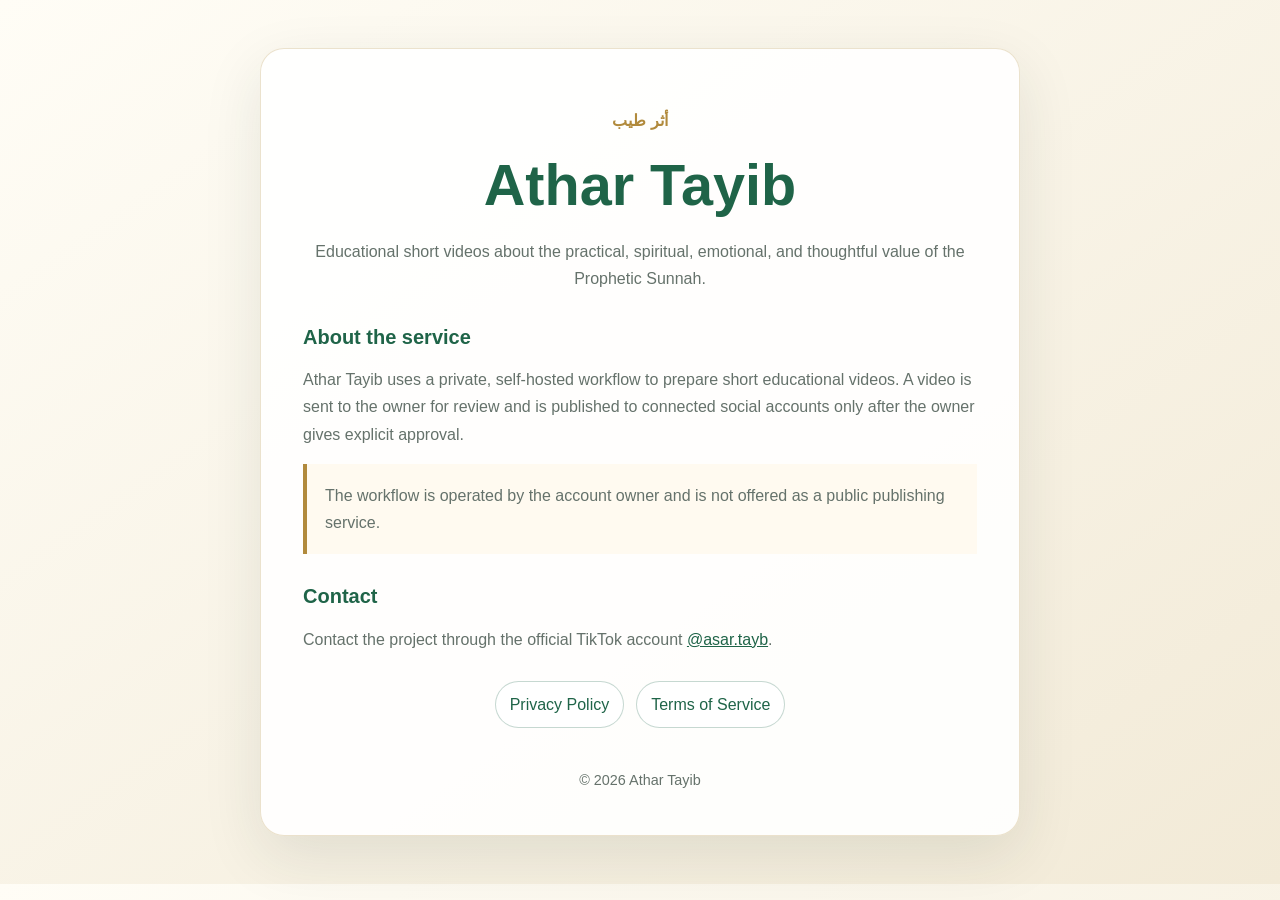
<file: index.html>
<!doctype html>
<html lang="en">
<head>
  <meta charset="utf-8">
  <meta name="viewport" content="width=device-width, initial-scale=1">
  <title>Athar Tayib</title>
  <meta name="description" content="Athar Tayib is a private workflow for creating and publishing educational short videos.">
  <link rel="stylesheet" href="styles.css">
</head>
<body>
  <main>
    <header>
      <p class="tagline">أثر طيب</p>
      <h1>Athar Tayib</h1>
      <p>Educational short videos about the practical, spiritual, emotional, and thoughtful value of the Prophetic Sunnah.</p>
    </header>

    <section>
      <h2>About the service</h2>
      <p>Athar Tayib uses a private, self-hosted workflow to prepare short educational videos. A video is sent to the owner for review and is published to connected social accounts only after the owner gives explicit approval.</p>
      <p class="note">The workflow is operated by the account owner and is not offered as a public publishing service.</p>
    </section>

    <section>
      <h2>Contact</h2>
      <p>Contact the project through the official TikTok account <a href="https://www.tiktok.com/@asar.tayb">@asar.tayb</a>.</p>
    </section>

    <nav class="links" aria-label="Legal links">
      <a href="privacy.html">Privacy Policy</a>
      <a href="terms.html">Terms of Service</a>
    </nav>

    <footer>© 2026 Athar Tayib</footer>
  </main>
</body>
</html>
</file>
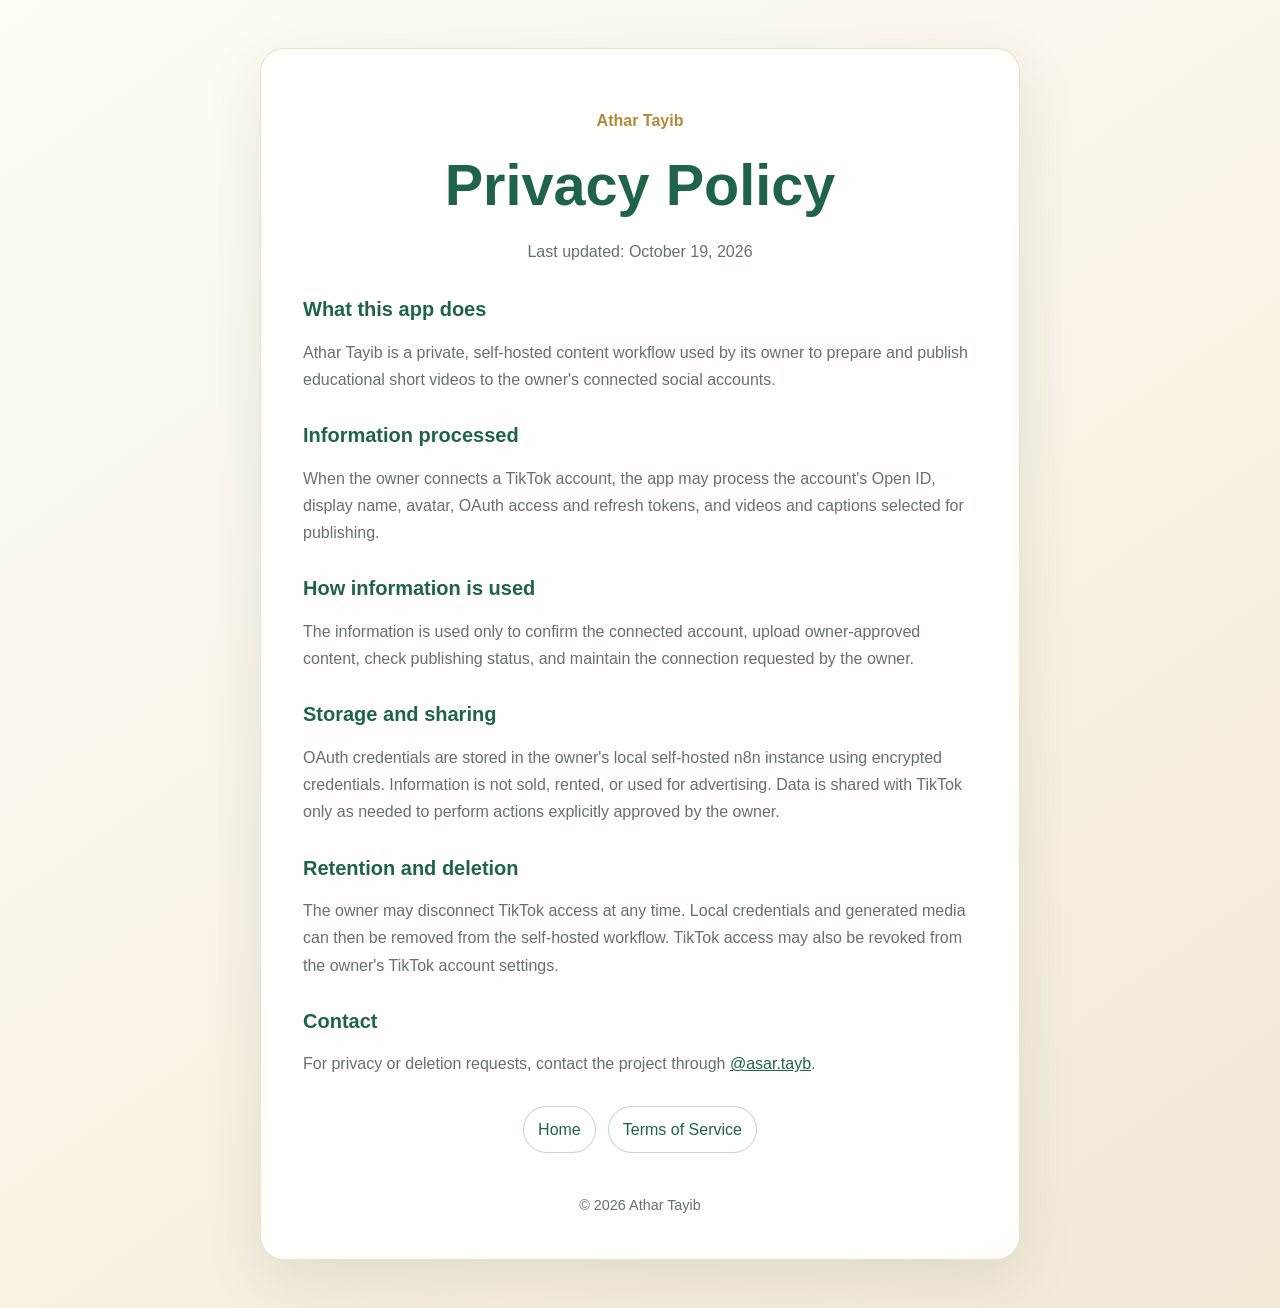
<file: privacy.html>
<!doctype html>
<html lang="en">
<head>
  <meta charset="utf-8">
  <meta name="viewport" content="width=device-width, initial-scale=1">
  <title>Privacy Policy — Athar Tayib</title>
  <link rel="stylesheet" href="styles.css">
</head>
<body>
  <main>
    <header>
      <p class="tagline">Athar Tayib</p>
      <h1>Privacy Policy</h1>
      <p>Last updated: October 19, 2026</p>
    </header>

    <h2>What this app does</h2>
    <p>Athar Tayib is a private, self-hosted content workflow used by its owner to prepare and publish educational short videos to the owner's connected social accounts.</p>

    <h2>Information processed</h2>
    <p>When the owner connects a TikTok account, the app may process the account's Open ID, display name, avatar, OAuth access and refresh tokens, and videos and captions selected for publishing.</p>

    <h2>How information is used</h2>
    <p>The information is used only to confirm the connected account, upload owner-approved content, check publishing status, and maintain the connection requested by the owner.</p>

    <h2>Storage and sharing</h2>
    <p>OAuth credentials are stored in the owner's local self-hosted n8n instance using encrypted credentials. Information is not sold, rented, or used for advertising. Data is shared with TikTok only as needed to perform actions explicitly approved by the owner.</p>

    <h2>Retention and deletion</h2>
    <p>The owner may disconnect TikTok access at any time. Local credentials and generated media can then be removed from the self-hosted workflow. TikTok access may also be revoked from the owner's TikTok account settings.</p>

    <h2>Contact</h2>
    <p>For privacy or deletion requests, contact the project through <a href="https://www.tiktok.com/@asar.tayb">@asar.tayb</a>.</p>

    <nav class="links"><a href="index.html">Home</a><a href="terms.html">Terms of Service</a></nav>
    <footer>© 2026 Athar Tayib</footer>
  </main>
</body>
</html>
</file>
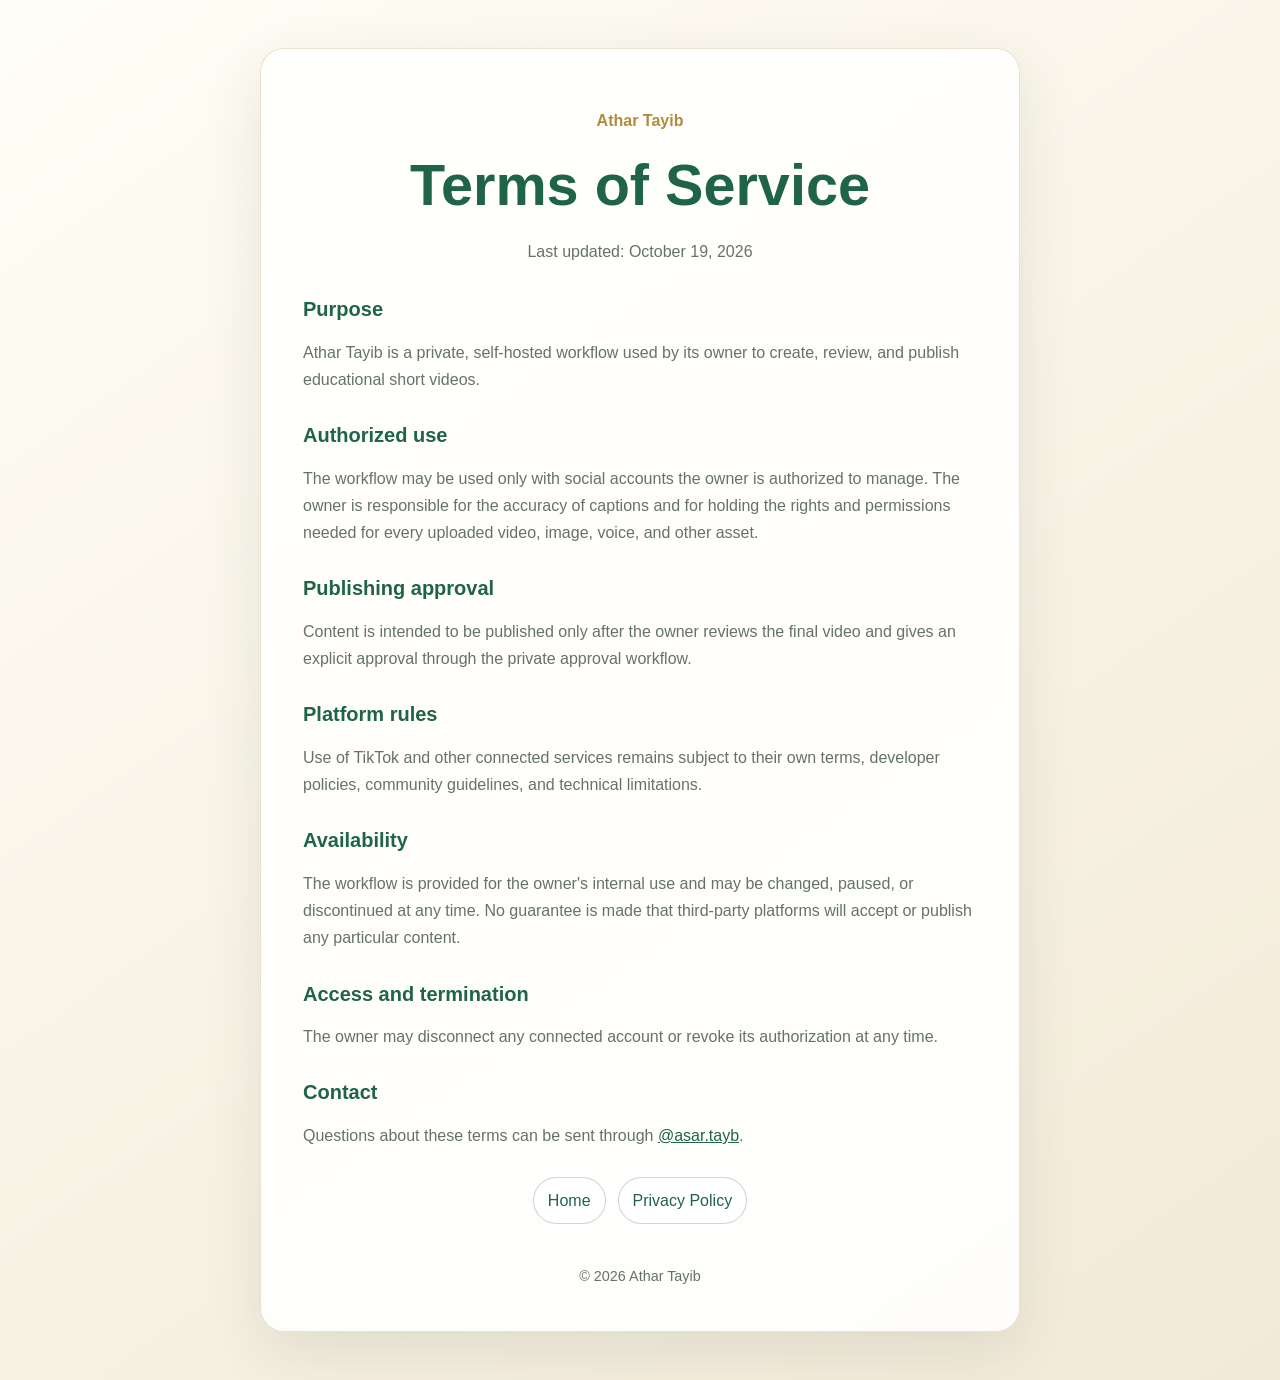
<file: terms.html>
<!doctype html>
<html lang="en">
<head>
  <meta charset="utf-8">
  <meta name="viewport" content="width=device-width, initial-scale=1">
  <title>Terms of Service — Athar Tayib</title>
  <link rel="stylesheet" href="styles.css">
</head>
<body>
  <main>
    <header>
      <p class="tagline">Athar Tayib</p>
      <h1>Terms of Service</h1>
      <p>Last updated: October 19, 2026</p>
    </header>

    <h2>Purpose</h2>
    <p>Athar Tayib is a private, self-hosted workflow used by its owner to create, review, and publish educational short videos.</p>

    <h2>Authorized use</h2>
    <p>The workflow may be used only with social accounts the owner is authorized to manage. The owner is responsible for the accuracy of captions and for holding the rights and permissions needed for every uploaded video, image, voice, and other asset.</p>

    <h2>Publishing approval</h2>
    <p>Content is intended to be published only after the owner reviews the final video and gives an explicit approval through the private approval workflow.</p>

    <h2>Platform rules</h2>
    <p>Use of TikTok and other connected services remains subject to their own terms, developer policies, community guidelines, and technical limitations.</p>

    <h2>Availability</h2>
    <p>The workflow is provided for the owner's internal use and may be changed, paused, or discontinued at any time. No guarantee is made that third-party platforms will accept or publish any particular content.</p>

    <h2>Access and termination</h2>
    <p>The owner may disconnect any connected account or revoke its authorization at any time.</p>

    <h2>Contact</h2>
    <p>Questions about these terms can be sent through <a href="https://www.tiktok.com/@asar.tayb">@asar.tayb</a>.</p>

    <nav class="links"><a href="index.html">Home</a><a href="privacy.html">Privacy Policy</a></nav>
    <footer>© 2026 Athar Tayib</footer>
  </main>
</body>
</html>
</file>
<file: styles.css>
:root {
  color-scheme: light;
  --ink: #203028;
  --muted: #65726b;
  --paper: #fffdf6;
  --cream: #f2ead7;
  --green: #1f6448;
  --gold: #b18a3c;
}

* { box-sizing: border-box; }

body {
  margin: 0;
  color: var(--ink);
  background: linear-gradient(145deg, var(--paper), var(--cream));
  font-family: "Segoe UI", Tahoma, Arial, sans-serif;
  line-height: 1.7;
}

main {
  width: min(760px, calc(100% - 32px));
  margin: 48px auto;
  padding: 42px;
  background: rgba(255, 255, 255, 0.9);
  border: 1px solid rgba(177, 138, 60, 0.25);
  border-radius: 24px;
  box-shadow: 0 20px 60px rgba(32, 48, 40, 0.1);
}

header { text-align: center; margin-bottom: 32px; }
h1, h2 { color: var(--green); line-height: 1.25; }
h1 { margin: 0 0 8px; font-size: clamp(2rem, 7vw, 3.6rem); }
h2 { margin-top: 30px; font-size: 1.25rem; }
p, li { color: var(--muted); }
.tagline { color: var(--gold); font-weight: 700; }
.links { display: flex; flex-wrap: wrap; gap: 12px; justify-content: center; margin-top: 28px; }
a { color: var(--green); }
.links a {
  padding: 9px 14px;
  border: 1px solid rgba(31, 100, 72, 0.25);
  border-radius: 999px;
  text-decoration: none;
  background: #fff;
}
.note { padding: 18px; border-inline-start: 4px solid var(--gold); background: #fffaf0; }
footer { margin-top: 40px; text-align: center; font-size: 0.9rem; color: var(--muted); }

@media (max-width: 560px) {
  main { margin: 20px auto; padding: 26px 20px; border-radius: 18px; }
}
</file>
